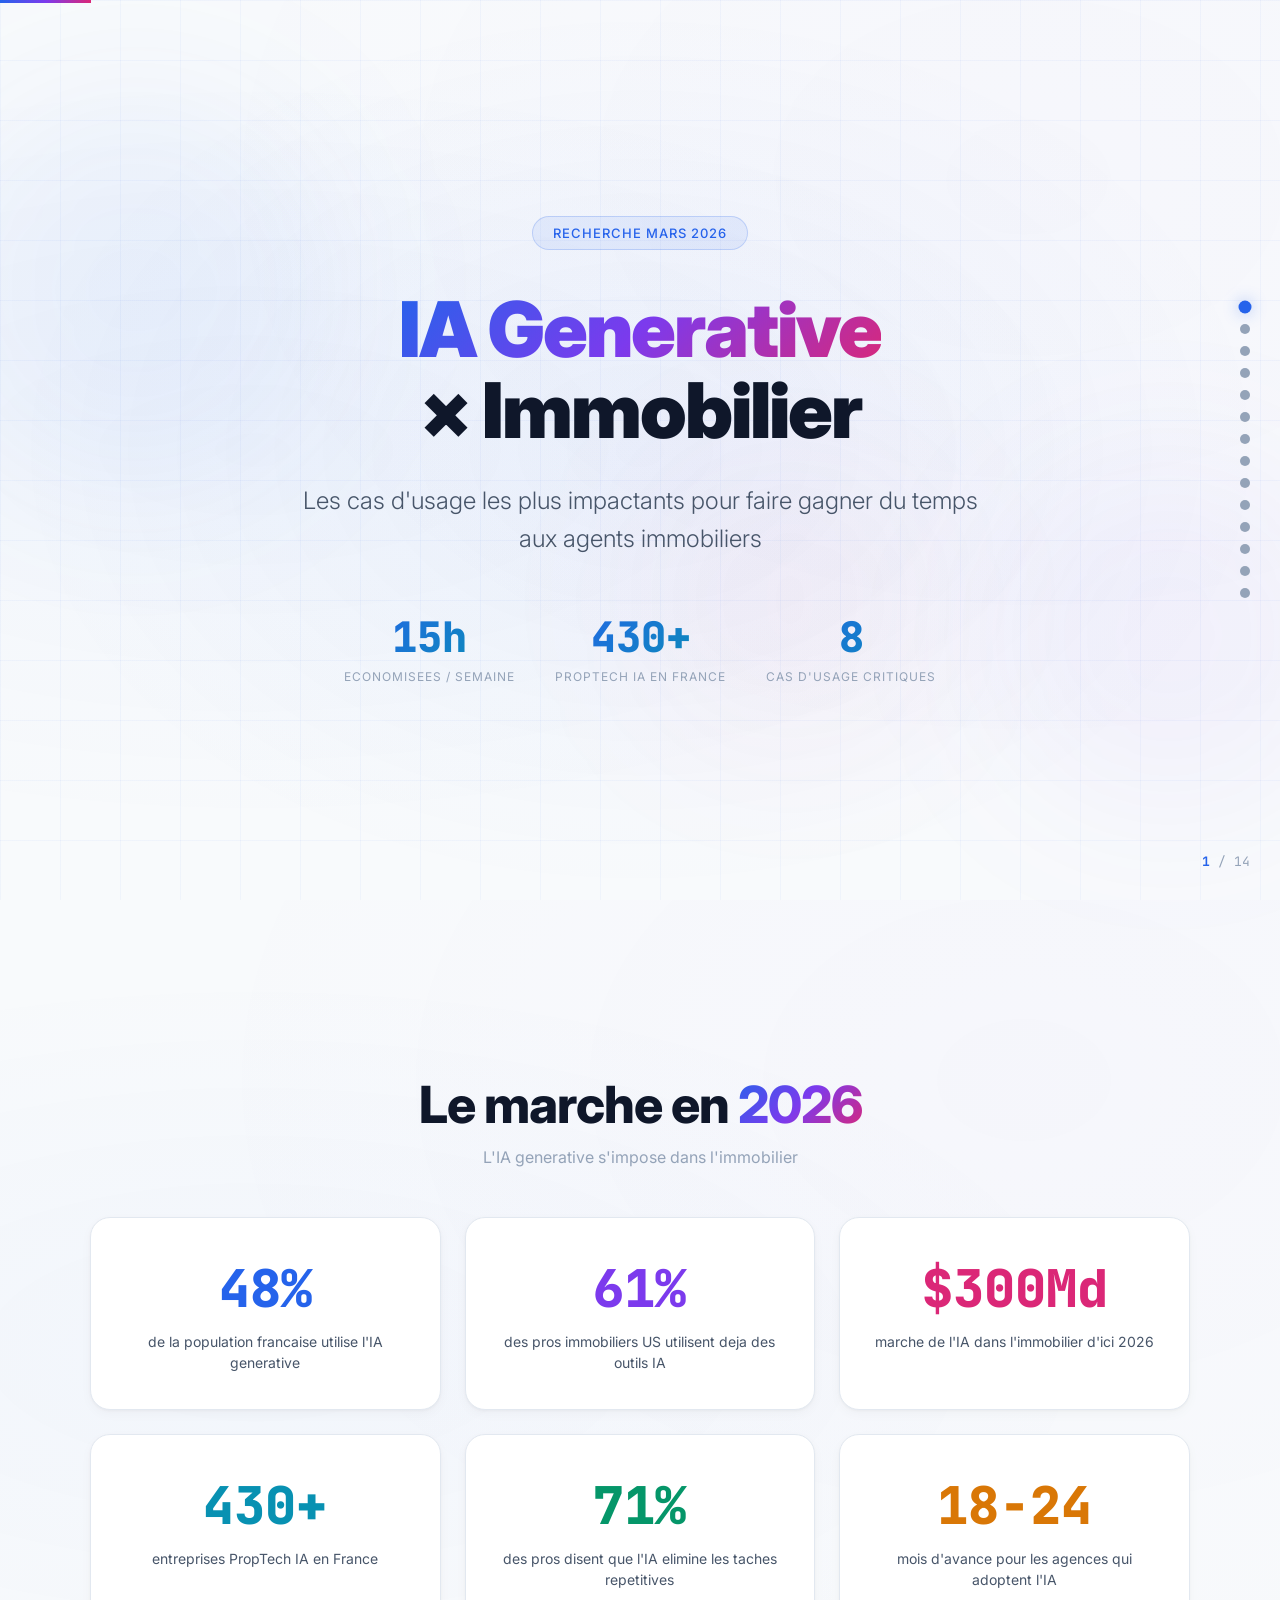
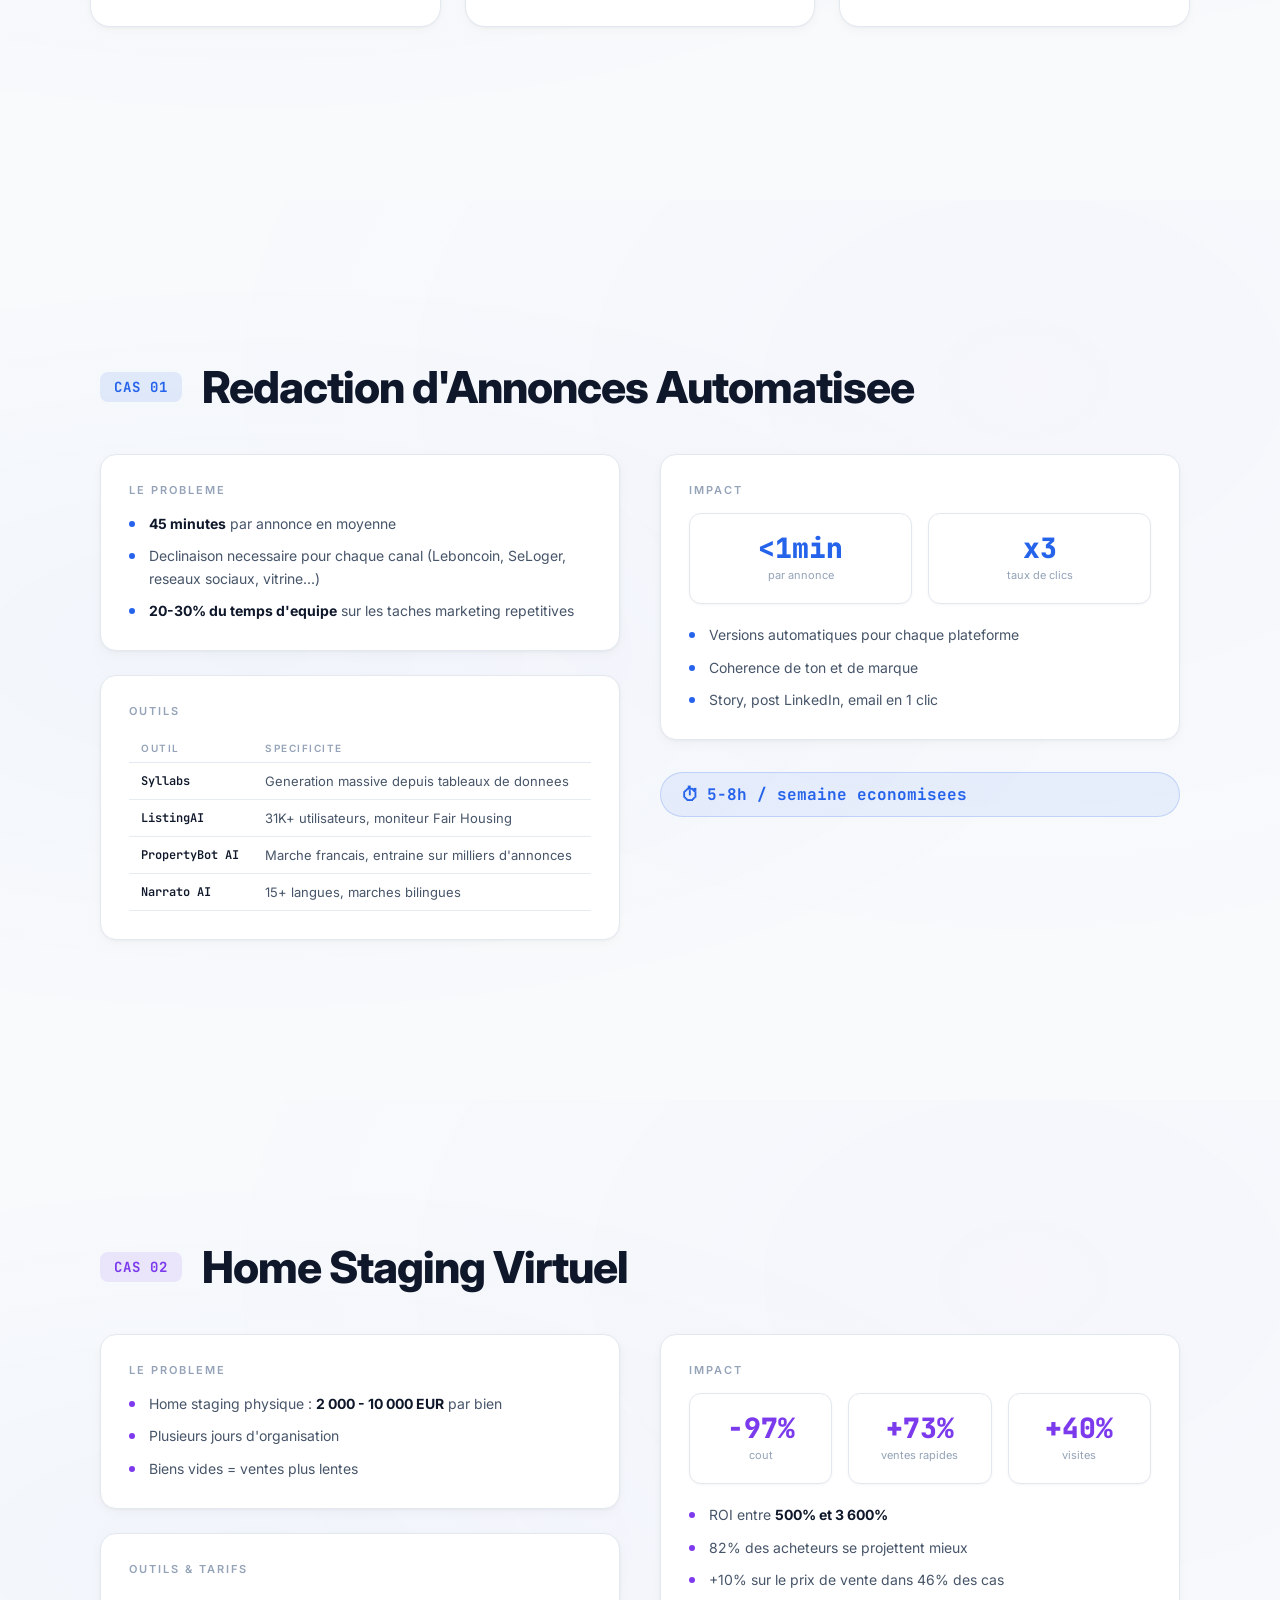
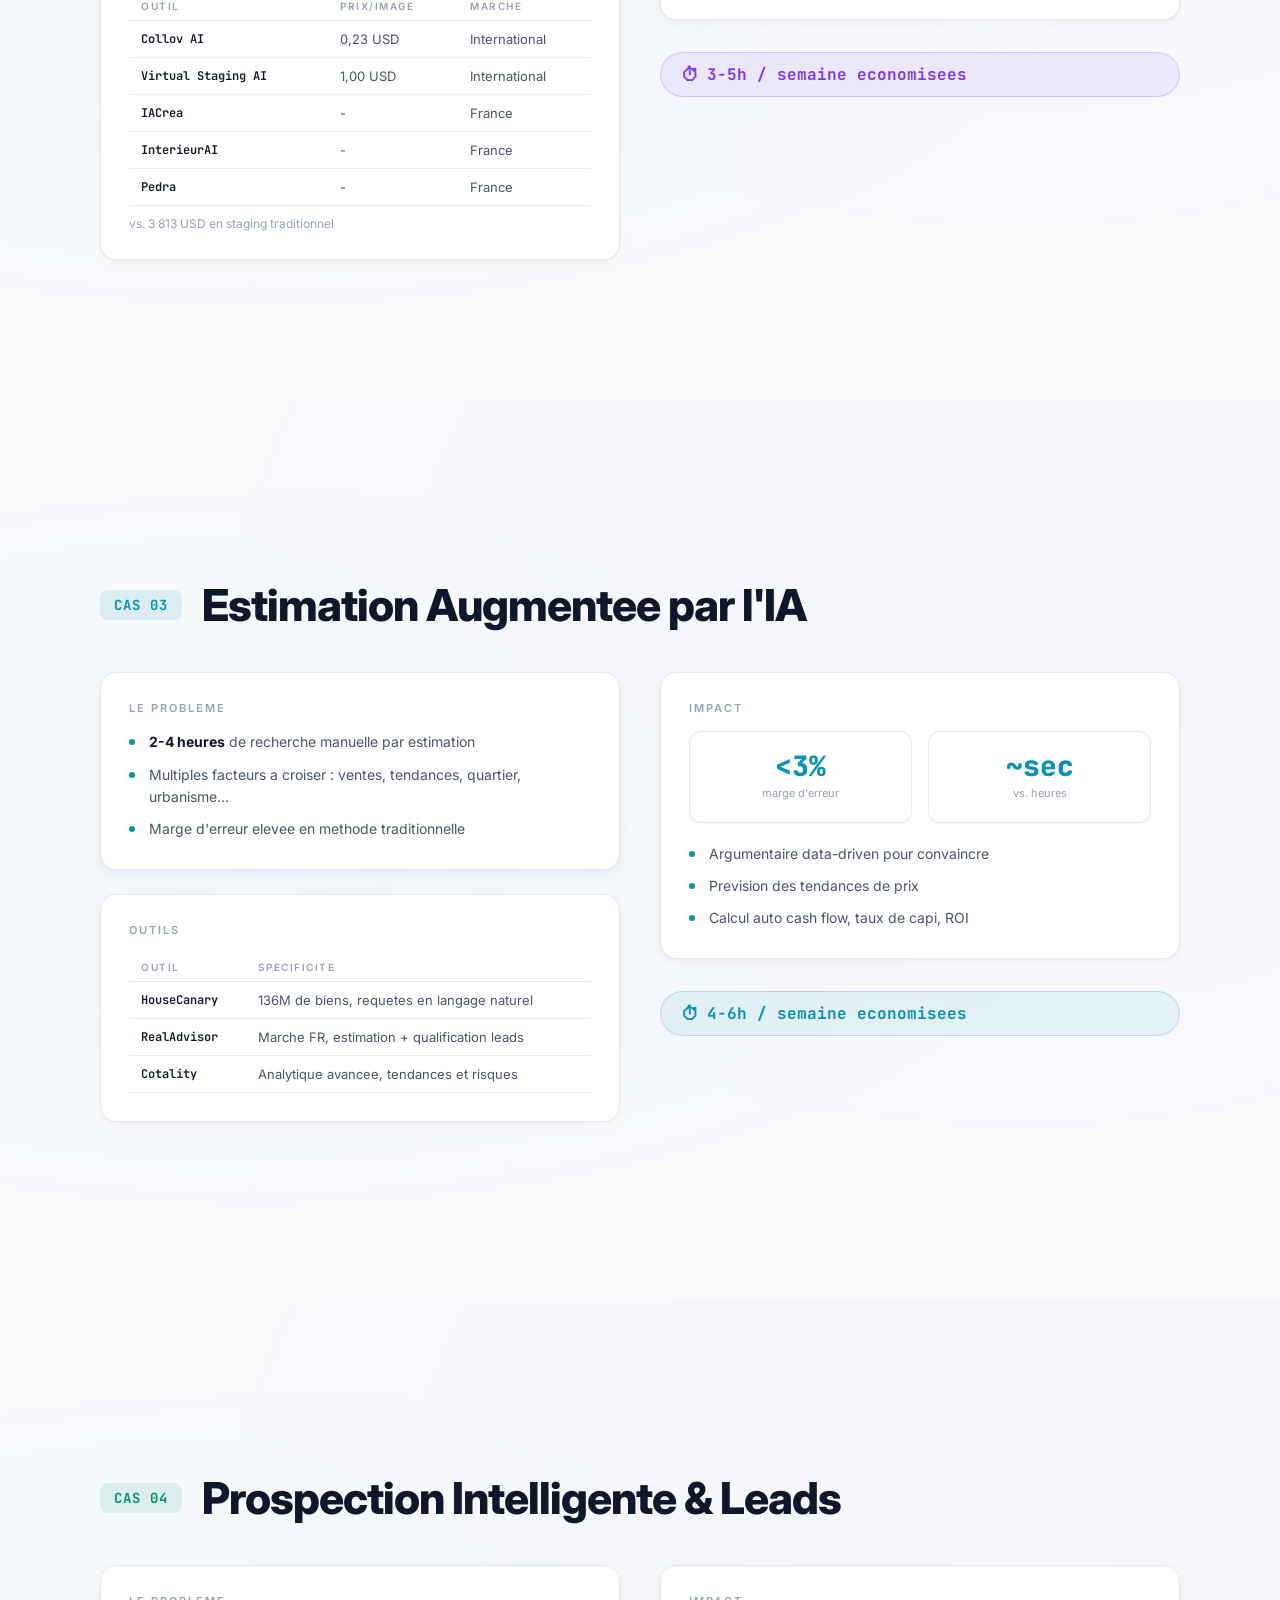
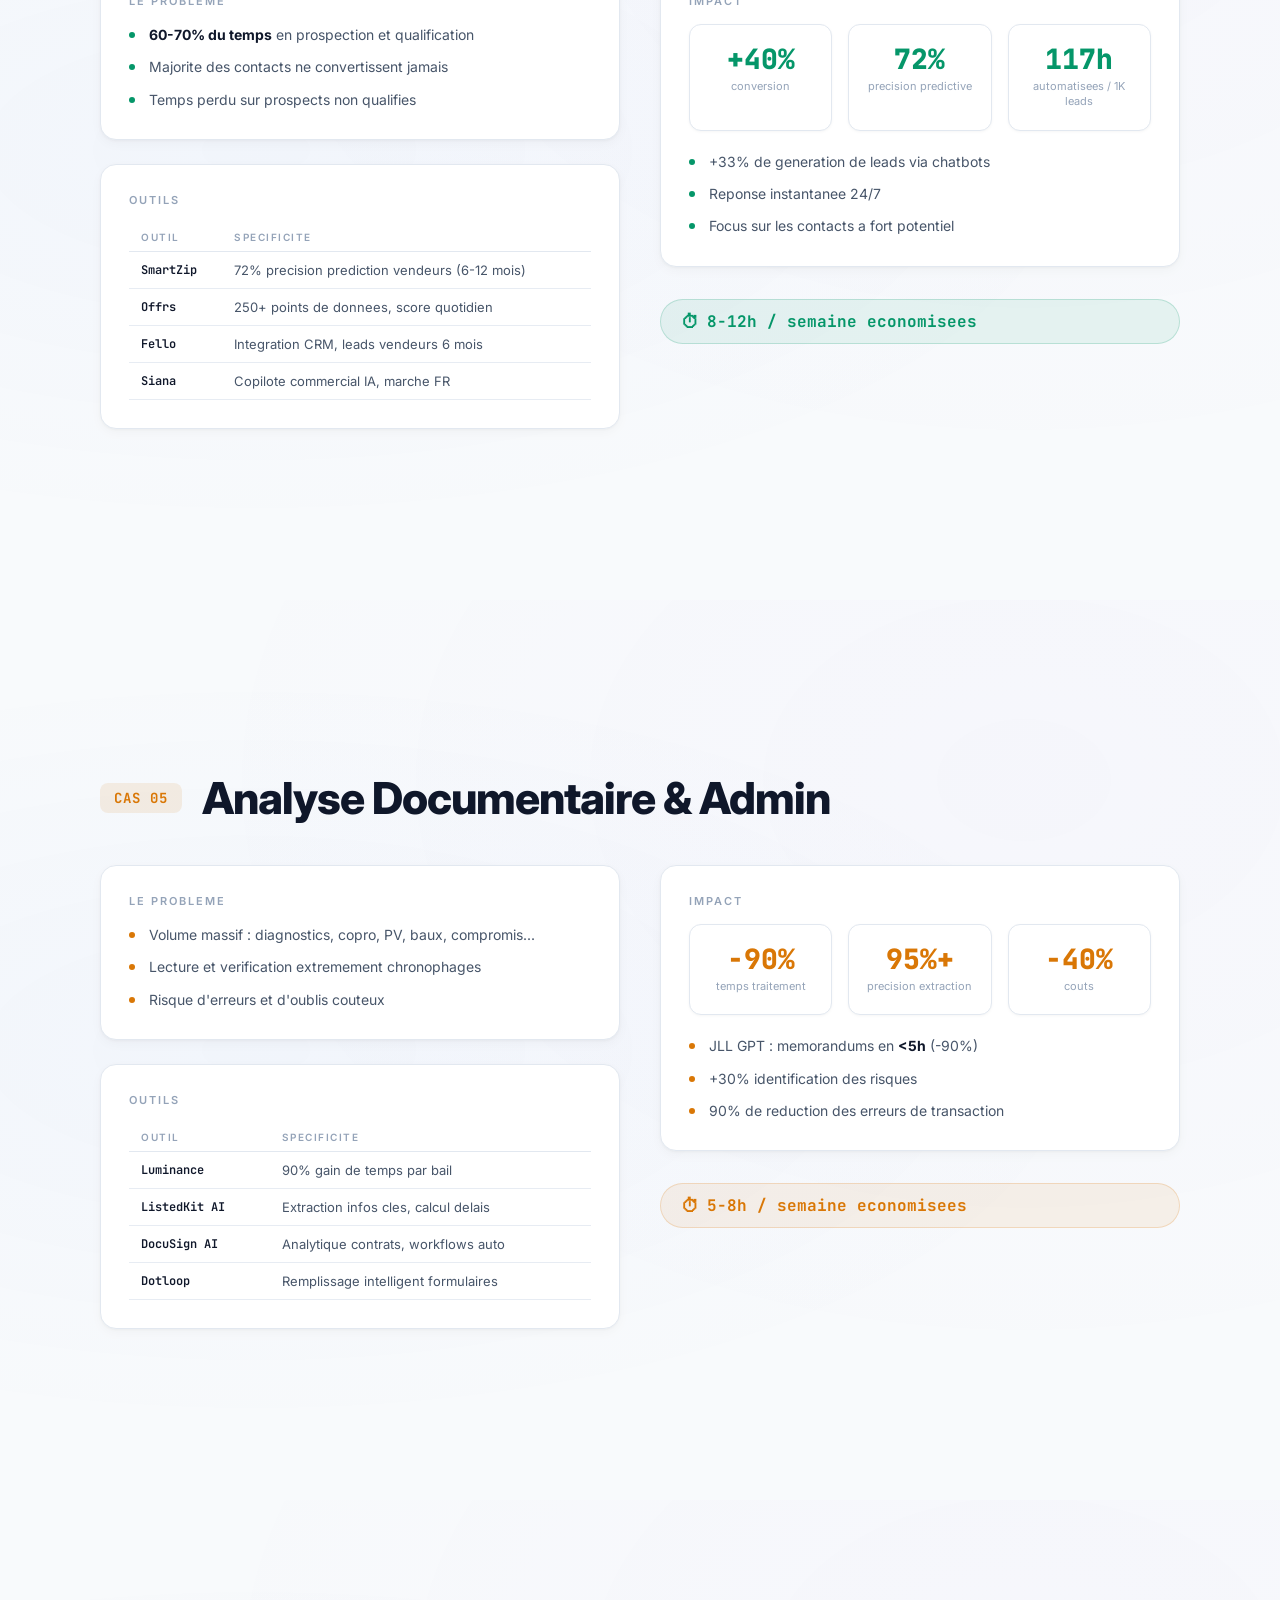
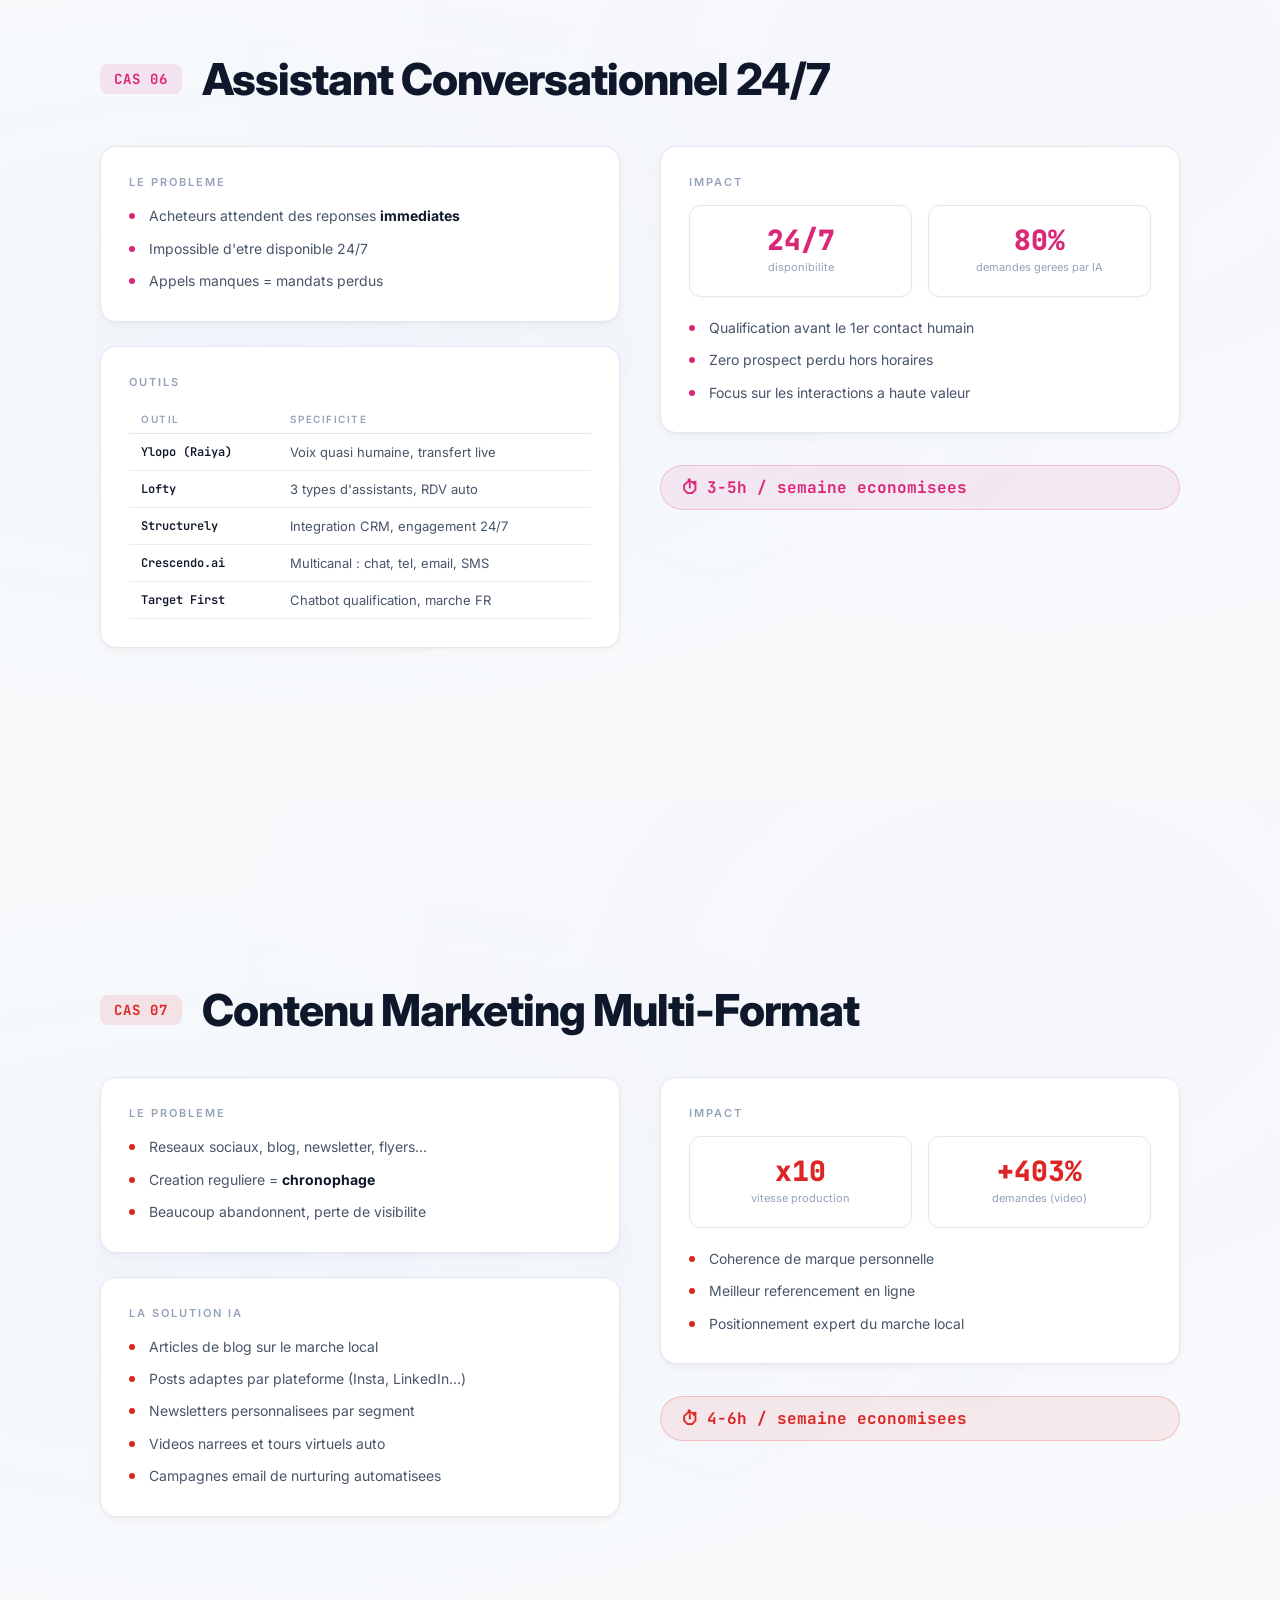
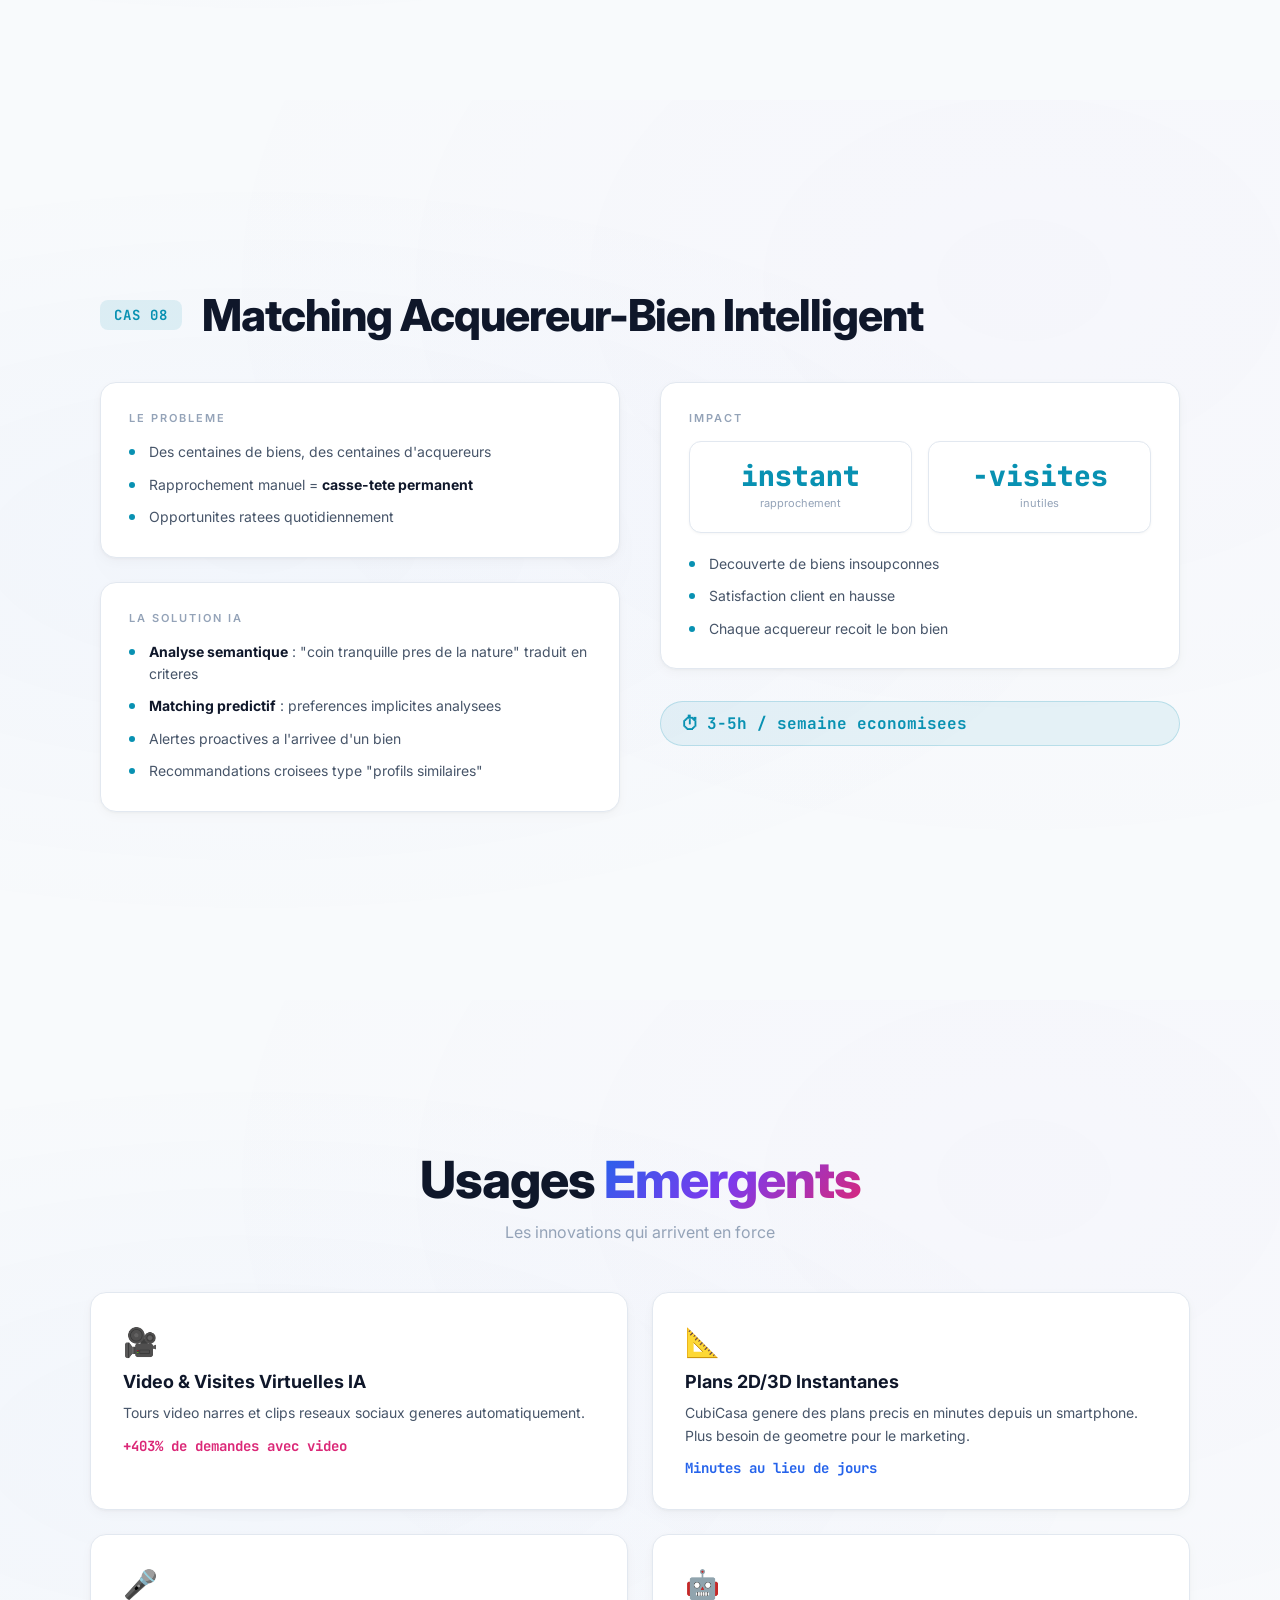
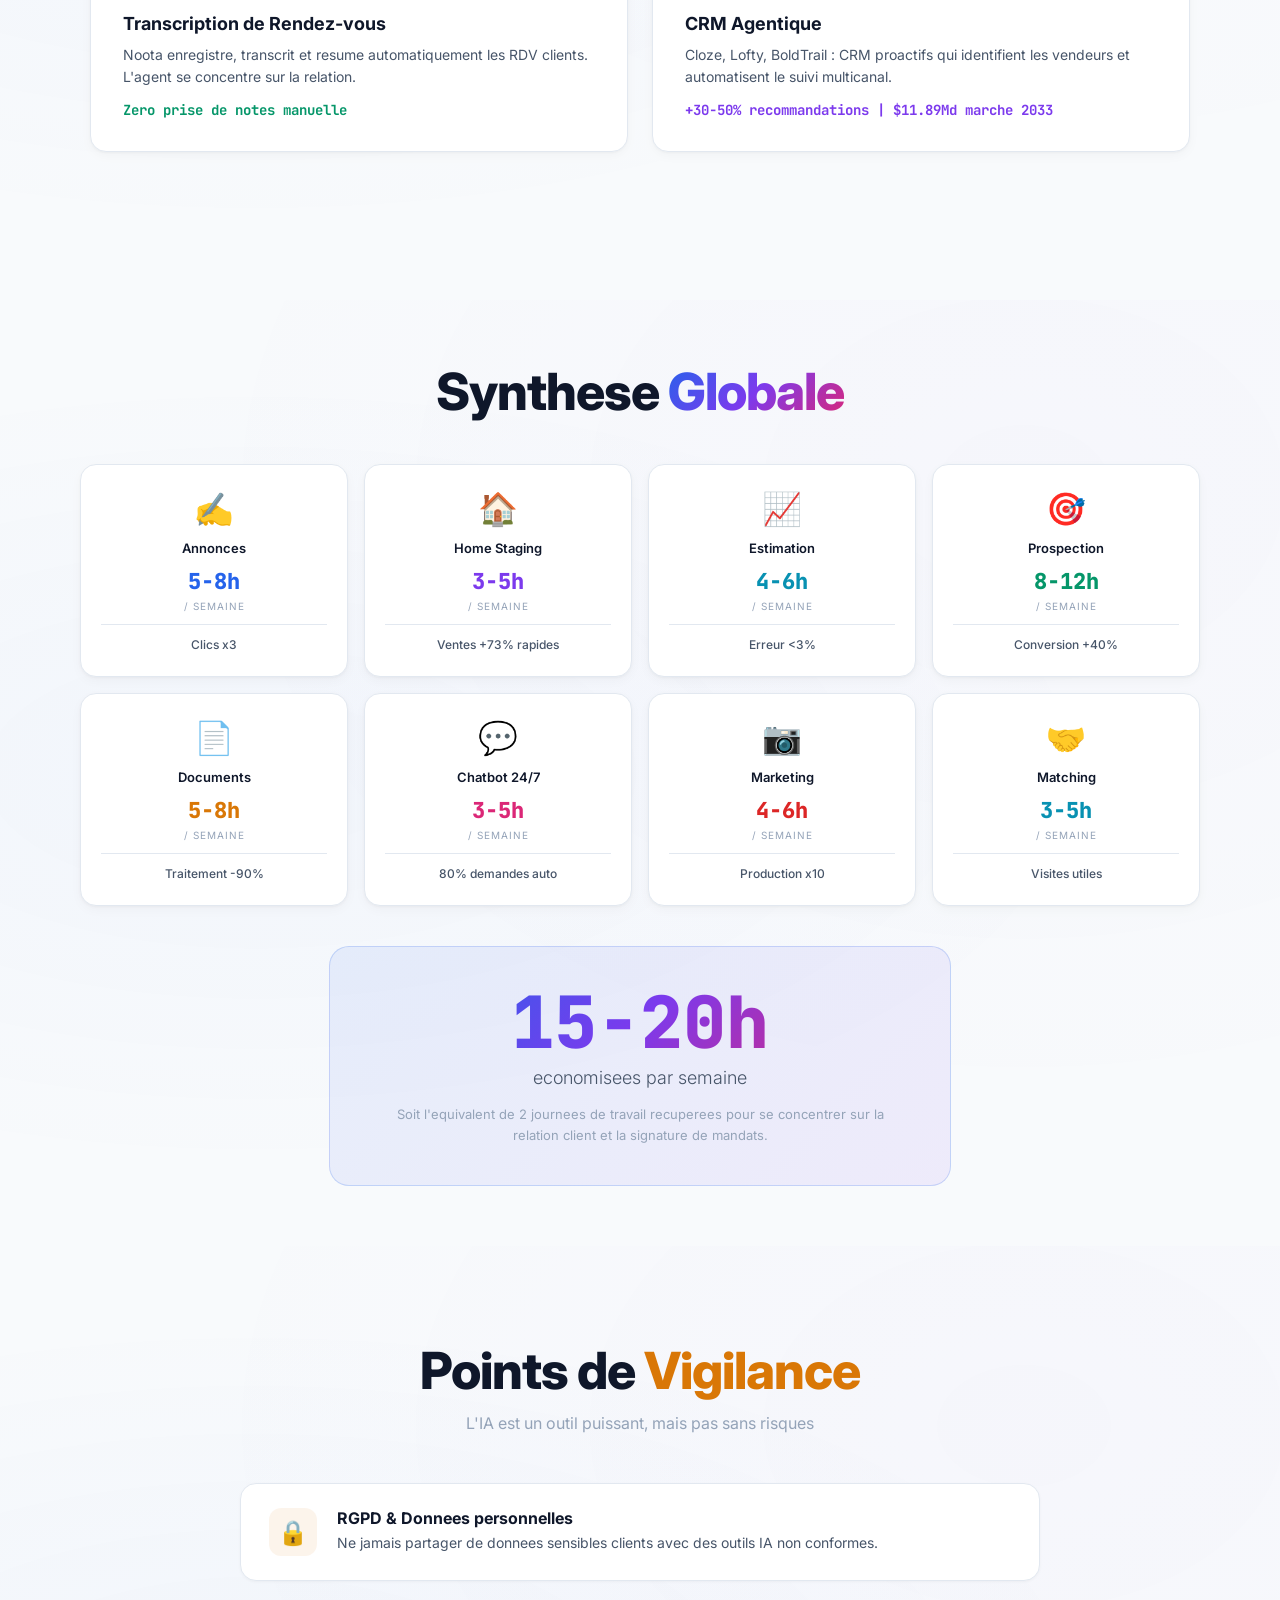
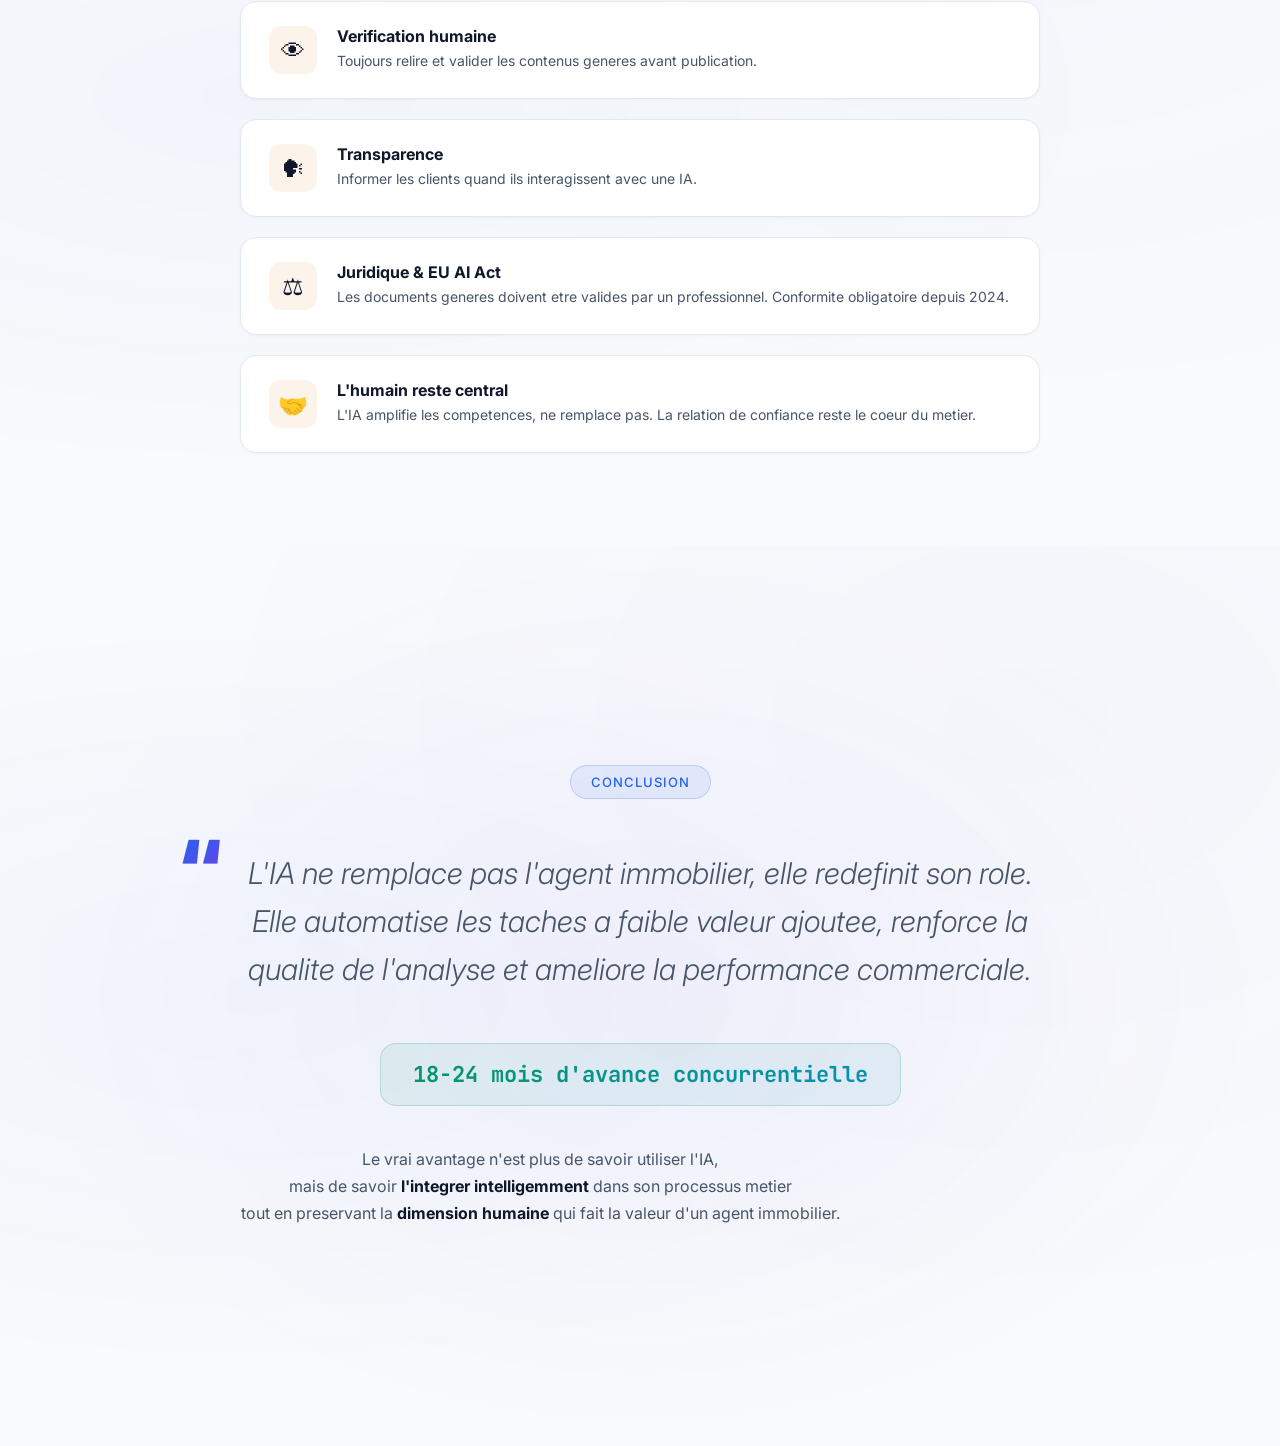
<file: index.html>
<!DOCTYPE html>
<html lang="fr">
<head>
<meta charset="UTF-8">
<meta name="viewport" content="width=device-width, initial-scale=1.0">
<title>IA Generative x Immobilier - Presentation 2026</title>
<style>
  @import url('https://fonts.googleapis.com/css2?family=Inter:wght@300;400;500;600;700;800;900&family=JetBrains+Mono:wght@400;700&display=swap');

  :root {
    --bg-dark: #f8fafc;
    --bg-card: #ffffff;
    --bg-card-hover: #f1f5f9;
    --accent-blue: #2563eb;
    --accent-purple: #7c3aed;
    --accent-pink: #db2777;
    --accent-cyan: #0891b2;
    --accent-green: #059669;
    --accent-orange: #d97706;
    --accent-red: #dc2626;
    --text-primary: #0f172a;
    --text-secondary: #475569;
    --text-muted: #94a3b8;
    --border: #e2e8f0;
    --glass: rgba(0,0,0,0.02);
  }

  * { margin: 0; padding: 0; box-sizing: border-box; }

  html {
    scroll-behavior: smooth;
    scroll-snap-type: y mandatory;
    overflow-y: scroll;
  }

  body {
    font-family: 'Inter', -apple-system, sans-serif;
    background: var(--bg-dark);
    color: var(--text-primary);
    overflow-x: hidden;
  }

  /* ===== SLIDE SYSTEM ===== */
  .slide {
    min-height: 100vh;
    scroll-snap-align: start;
    display: flex;
    flex-direction: column;
    justify-content: center;
    align-items: center;
    padding: 60px 80px;
    position: relative;
    overflow: hidden;
  }

  .slide::before {
    content: '';
    position: absolute;
    top: 0; left: 0; right: 0; bottom: 0;
    background: radial-gradient(ellipse at 20% 50%, rgba(37,99,235,0.03) 0%, transparent 60%),
                radial-gradient(ellipse at 80% 20%, rgba(124,58,237,0.02) 0%, transparent 60%);
    pointer-events: none;
  }

  /* ===== ANIMATED BACKGROUND ===== */
  .bg-grid {
    position: fixed;
    top: 0; left: 0; width: 100%; height: 100%;
    background-image:
      linear-gradient(rgba(37,99,235,0.04) 1px, transparent 1px),
      linear-gradient(90deg, rgba(37,99,235,0.04) 1px, transparent 1px);
    background-size: 60px 60px;
    pointer-events: none;
    z-index: 0;
  }

  .floating-orb {
    position: fixed;
    border-radius: 50%;
    filter: blur(80px);
    pointer-events: none;
    z-index: 0;
    animation: float 20s infinite ease-in-out;
  }

  .orb-1 { width: 400px; height: 400px; background: rgba(37,99,235,0.06); top: 10%; left: -5%; animation-delay: 0s; }
  .orb-2 { width: 350px; height: 350px; background: rgba(124,58,237,0.05); bottom: 10%; right: -5%; animation-delay: -7s; }
  .orb-3 { width: 300px; height: 300px; background: rgba(219,39,119,0.04); top: 50%; left: 50%; animation-delay: -14s; }

  @keyframes float {
    0%, 100% { transform: translate(0, 0) scale(1); }
    33% { transform: translate(30px, -30px) scale(1.05); }
    66% { transform: translate(-20px, 20px) scale(0.95); }
  }

  /* ===== NAVIGATION ===== */
  .nav-dots {
    position: fixed;
    right: 30px;
    top: 50%;
    transform: translateY(-50%);
    z-index: 100;
    display: flex;
    flex-direction: column;
    gap: 12px;
  }

  .nav-dot {
    width: 10px;
    height: 10px;
    border-radius: 50%;
    background: var(--text-muted);
    cursor: pointer;
    transition: all 0.3s;
    border: none;
    position: relative;
  }

  .nav-dot:hover, .nav-dot.active {
    background: var(--accent-blue);
    box-shadow: 0 0 12px rgba(37,99,235,0.4);
    transform: scale(1.3);
  }

  .nav-dot::after {
    content: attr(data-label);
    position: absolute;
    right: 20px;
    top: 50%;
    transform: translateY(-50%);
    white-space: nowrap;
    font-size: 11px;
    color: var(--text-secondary);
    opacity: 0;
    transition: opacity 0.3s;
    pointer-events: none;
    background: var(--bg-card);
    padding: 4px 10px;
    border-radius: 6px;
    border: 1px solid var(--border);
  }

  .nav-dot:hover::after { opacity: 1; }

  /* ===== SLIDE 0: TITLE ===== */
  .title-slide {
    text-align: center;
    background: radial-gradient(ellipse at center, rgba(37,99,235,0.05) 0%, transparent 70%);
  }

  .title-badge {
    display: inline-flex;
    align-items: center;
    gap: 8px;
    padding: 8px 20px;
    background: rgba(37,99,235,0.08);
    border: 1px solid rgba(37,99,235,0.2);
    border-radius: 100px;
    font-size: 13px;
    font-weight: 500;
    color: var(--accent-blue);
    letter-spacing: 1px;
    text-transform: uppercase;
    margin-bottom: 40px;
    animation: fadeInDown 0.8s ease-out;
  }

  .title-main {
    font-size: clamp(48px, 6vw, 90px);
    font-weight: 900;
    line-height: 1.05;
    letter-spacing: -2px;
    margin-bottom: 30px;
    animation: fadeInUp 1s ease-out 0.2s both;
  }

  .title-gradient {
    background: linear-gradient(135deg, var(--accent-blue), var(--accent-purple), var(--accent-pink));
    -webkit-background-clip: text;
    -webkit-text-fill-color: transparent;
    background-clip: text;
  }

  .title-sub {
    font-size: clamp(18px, 2vw, 24px);
    color: var(--text-secondary);
    font-weight: 300;
    max-width: 700px;
    margin: 0 auto 50px;
    line-height: 1.6;
    animation: fadeInUp 1s ease-out 0.4s both;
  }

  .title-stats {
    display: flex;
    gap: 40px;
    justify-content: center;
    flex-wrap: wrap;
    animation: fadeInUp 1s ease-out 0.6s both;
  }

  .title-stat {
    text-align: center;
  }

  .title-stat-number {
    font-size: 42px;
    font-weight: 800;
    font-family: 'JetBrains Mono', monospace;
    background: linear-gradient(135deg, var(--accent-blue), var(--accent-cyan));
    -webkit-background-clip: text;
    -webkit-text-fill-color: transparent;
  }

  .title-stat-label {
    font-size: 12px;
    color: var(--text-muted);
    text-transform: uppercase;
    letter-spacing: 1px;
    margin-top: 4px;
  }

  /* ===== SLIDE: CONTEXT ===== */
  .context-grid {
    display: grid;
    grid-template-columns: repeat(3, 1fr);
    gap: 24px;
    max-width: 1100px;
    width: 100%;
  }

  .context-card {
    background: var(--bg-card);
    border: 1px solid var(--border);
    border-radius: 20px;
    padding: 36px 28px;
    text-align: center;
    transition: all 0.4s cubic-bezier(0.4, 0, 0.2, 1);
    position: relative;
    overflow: hidden;
    box-shadow: 0 1px 3px rgba(0,0,0,0.04), 0 4px 12px rgba(0,0,0,0.03);
  }

  .context-card::before {
    content: '';
    position: absolute;
    top: 0; left: 0; right: 0;
    height: 3px;
    background: linear-gradient(90deg, var(--accent-blue), var(--accent-purple));
    opacity: 0;
    transition: opacity 0.3s;
    border-radius: 20px 20px 0 0;
  }

  .context-card:hover {
    transform: translateY(-4px);
    border-color: rgba(37,99,235,0.2);
    background: var(--bg-card-hover);
  }

  .context-card:hover::before { opacity: 1; }

  .context-number {
    font-size: 52px;
    font-weight: 900;
    font-family: 'JetBrains Mono', monospace;
    margin-bottom: 8px;
  }

  .context-label {
    font-size: 14px;
    color: var(--text-secondary);
    line-height: 1.5;
  }

  /* ===== CASE STUDY SLIDES ===== */
  .case-slide {
    align-items: flex-start;
    padding: 60px 100px;
  }

  .case-header {
    display: flex;
    align-items: center;
    gap: 20px;
    margin-bottom: 40px;
    width: 100%;
    max-width: 1200px;
  }

  .case-number {
    font-size: 14px;
    font-weight: 700;
    font-family: 'JetBrains Mono', monospace;
    padding: 6px 14px;
    border-radius: 8px;
    letter-spacing: 1px;
  }

  .case-title {
    font-size: clamp(28px, 3.5vw, 44px);
    font-weight: 800;
    letter-spacing: -1px;
  }

  .case-body {
    display: grid;
    grid-template-columns: 1fr 1fr;
    gap: 40px;
    width: 100%;
    max-width: 1200px;
  }

  .case-left, .case-right {
    display: flex;
    flex-direction: column;
    gap: 24px;
  }

  .case-section {
    background: var(--bg-card);
    border: 1px solid var(--border);
    border-radius: 16px;
    padding: 28px;
    box-shadow: 0 1px 3px rgba(0,0,0,0.04), 0 4px 12px rgba(0,0,0,0.03);
  }

  .case-section-title {
    font-size: 11px;
    text-transform: uppercase;
    letter-spacing: 2px;
    color: var(--text-muted);
    margin-bottom: 16px;
    font-weight: 600;
  }

  .case-section ul {
    list-style: none;
    display: flex;
    flex-direction: column;
    gap: 10px;
  }

  .case-section li {
    font-size: 14px;
    color: var(--text-secondary);
    line-height: 1.6;
    padding-left: 20px;
    position: relative;
  }

  .case-section li::before {
    content: '';
    position: absolute;
    left: 0;
    top: 8px;
    width: 6px;
    height: 6px;
    border-radius: 50%;
    background: var(--accent-blue);
  }

  .case-highlight {
    font-weight: 700;
    color: var(--text-primary);
  }

  /* ===== TOOLS TABLE ===== */
  .tools-table {
    width: 100%;
    border-collapse: collapse;
  }

  .tools-table th {
    font-size: 10px;
    text-transform: uppercase;
    letter-spacing: 1.5px;
    color: var(--text-muted);
    padding: 8px 12px;
    text-align: left;
    border-bottom: 1px solid var(--border);
    font-weight: 600;
  }

  .tools-table td {
    padding: 10px 12px;
    font-size: 13px;
    color: var(--text-secondary);
    border-bottom: 1px solid rgba(226,232,240,0.8);
  }

  .tools-table td:first-child {
    font-weight: 600;
    color: var(--text-primary);
    font-family: 'JetBrains Mono', monospace;
    font-size: 12px;
  }

  .tools-table tr:hover td {
    background: rgba(37,99,235,0.04);
  }

  /* ===== METRIC BOXES ===== */
  .metrics-row {
    display: flex;
    gap: 16px;
    flex-wrap: wrap;
  }

  .metric-box {
    flex: 1;
    min-width: 100px;
    background: var(--bg-card);
    border: 1px solid var(--border);
    border-radius: 12px;
    padding: 20px 16px;
    text-align: center;
    transition: all 0.3s;
    box-shadow: 0 1px 3px rgba(0,0,0,0.04);
  }

  .metric-box:hover {
    border-color: rgba(37,99,235,0.2);
    transform: translateY(-2px);
  }

  .metric-value {
    font-size: 28px;
    font-weight: 800;
    font-family: 'JetBrains Mono', monospace;
    line-height: 1;
    margin-bottom: 6px;
  }

  .metric-label {
    font-size: 11px;
    color: var(--text-muted);
    line-height: 1.4;
  }

  /* ===== TIME BADGE ===== */
  .time-badge {
    display: inline-flex;
    align-items: center;
    gap: 8px;
    padding: 10px 20px;
    border-radius: 100px;
    font-family: 'JetBrains Mono', monospace;
    font-size: 16px;
    font-weight: 700;
    margin-top: 8px;
  }

  .time-badge .clock {
    font-size: 18px;
  }

  /* ===== SYNTHESIS SLIDE ===== */
  .synthesis-grid {
    display: grid;
    grid-template-columns: repeat(4, 1fr);
    gap: 16px;
    max-width: 1200px;
    width: 100%;
    margin-top: 30px;
  }

  .synthesis-card {
    background: var(--bg-card);
    border: 1px solid var(--border);
    border-radius: 16px;
    padding: 24px 20px;
    text-align: center;
    transition: all 0.4s;
    position: relative;
    overflow: hidden;
    box-shadow: 0 1px 3px rgba(0,0,0,0.04), 0 4px 12px rgba(0,0,0,0.03);
  }

  .synthesis-card:hover {
    transform: translateY(-6px) scale(1.02);
    border-color: rgba(37,99,235,0.3);
  }

  .synthesis-card::after {
    content: '';
    position: absolute;
    bottom: 0; left: 0; right: 0;
    height: 3px;
  }

  .synthesis-icon {
    font-size: 32px;
    margin-bottom: 12px;
  }

  .synthesis-name {
    font-size: 13px;
    font-weight: 600;
    margin-bottom: 10px;
    line-height: 1.3;
  }

  .synthesis-time {
    font-family: 'JetBrains Mono', monospace;
    font-size: 22px;
    font-weight: 800;
    margin-bottom: 4px;
  }

  .synthesis-time-label {
    font-size: 10px;
    color: var(--text-muted);
    text-transform: uppercase;
    letter-spacing: 1px;
  }

  .synthesis-impact {
    margin-top: 12px;
    padding-top: 12px;
    border-top: 1px solid var(--border);
    font-size: 12px;
    color: var(--text-secondary);
    font-weight: 500;
  }

  /* ===== TOTAL BOX ===== */
  .total-box {
    margin-top: 40px;
    background: linear-gradient(135deg, rgba(37,99,235,0.08), rgba(124,58,237,0.08));
    border: 1px solid rgba(37,99,235,0.2);
    border-radius: 20px;
    padding: 40px 60px;
    text-align: center;
    max-width: 700px;
  }

  .total-number {
    font-size: 72px;
    font-weight: 900;
    font-family: 'JetBrains Mono', monospace;
    background: linear-gradient(135deg, var(--accent-blue), var(--accent-purple), var(--accent-pink));
    -webkit-background-clip: text;
    -webkit-text-fill-color: transparent;
    line-height: 1;
  }

  .total-label {
    font-size: 18px;
    color: var(--text-secondary);
    margin-top: 8px;
    font-weight: 300;
  }

  .total-note {
    font-size: 13px;
    color: var(--text-muted);
    margin-top: 16px;
    line-height: 1.6;
    max-width: 500px;
    margin-left: auto;
    margin-right: auto;
  }

  /* ===== BONUS SLIDE ===== */
  .bonus-grid {
    display: grid;
    grid-template-columns: repeat(2, 1fr);
    gap: 24px;
    max-width: 1100px;
    width: 100%;
  }

  .bonus-card {
    background: var(--bg-card);
    border: 1px solid var(--border);
    border-radius: 16px;
    padding: 32px;
    transition: all 0.3s;
    box-shadow: 0 1px 3px rgba(0,0,0,0.04), 0 4px 12px rgba(0,0,0,0.03);
  }

  .bonus-card:hover {
    border-color: rgba(124,58,237,0.2);
    transform: translateY(-3px);
  }

  .bonus-card-icon {
    font-size: 28px;
    margin-bottom: 12px;
  }

  .bonus-card-title {
    font-size: 18px;
    font-weight: 700;
    margin-bottom: 10px;
  }

  .bonus-card-desc {
    font-size: 14px;
    color: var(--text-secondary);
    line-height: 1.6;
  }

  .bonus-card-stat {
    margin-top: 12px;
    font-family: 'JetBrains Mono', monospace;
    font-weight: 700;
    font-size: 14px;
  }

  /* ===== VIGILANCE SLIDE ===== */
  .vigilance-list {
    display: flex;
    flex-direction: column;
    gap: 20px;
    max-width: 800px;
    width: 100%;
  }

  .vigilance-item {
    display: flex;
    gap: 20px;
    align-items: flex-start;
    background: var(--bg-card);
    border: 1px solid var(--border);
    border-radius: 16px;
    padding: 24px 28px;
    transition: all 0.3s;
    box-shadow: 0 1px 3px rgba(0,0,0,0.04);
  }

  .vigilance-item:hover {
    border-color: rgba(217,119,6,0.2);
    transform: translateX(4px);
  }

  .vigilance-icon {
    font-size: 24px;
    flex-shrink: 0;
    width: 48px;
    height: 48px;
    display: flex;
    align-items: center;
    justify-content: center;
    background: rgba(217,119,6,0.08);
    border-radius: 12px;
  }

  .vigilance-title {
    font-weight: 700;
    font-size: 16px;
    margin-bottom: 4px;
  }

  .vigilance-desc {
    font-size: 14px;
    color: var(--text-secondary);
    line-height: 1.5;
  }

  /* ===== CONCLUSION SLIDE ===== */
  .conclusion-slide {
    text-align: center;
    background: radial-gradient(ellipse at center, rgba(124,58,237,0.04) 0%, transparent 70%);
  }

  .conclusion-quote {
    font-size: clamp(20px, 2.5vw, 30px);
    font-weight: 300;
    font-style: italic;
    color: var(--text-secondary);
    max-width: 900px;
    line-height: 1.6;
    margin-bottom: 50px;
    position: relative;
    padding: 0 40px;
  }

  .conclusion-quote::before {
    content: '\201C';
    position: absolute;
    left: -10px;
    top: -20px;
    font-size: 80px;
    font-style: normal;
    background: linear-gradient(135deg, var(--accent-blue), var(--accent-purple));
    -webkit-background-clip: text;
    -webkit-text-fill-color: transparent;
    font-weight: 900;
    line-height: 1;
  }

  .conclusion-advantage {
    display: inline-flex;
    align-items: center;
    gap: 12px;
    padding: 16px 32px;
    background: linear-gradient(135deg, rgba(5,150,105,0.08), rgba(8,145,178,0.08));
    border: 1px solid rgba(5,150,105,0.2);
    border-radius: 16px;
    margin-bottom: 40px;
  }

  .conclusion-advantage-text {
    font-size: 22px;
    font-weight: 700;
    font-family: 'JetBrains Mono', monospace;
    background: linear-gradient(135deg, var(--accent-green), var(--accent-cyan));
    -webkit-background-clip: text;
    -webkit-text-fill-color: transparent;
  }

  .conclusion-final {
    font-size: 16px;
    color: var(--text-secondary);
    max-width: 700px;
    line-height: 1.7;
  }

  /* ===== SLIDE TITLE COMPONENT ===== */
  .slide-title {
    font-size: clamp(32px, 4vw, 52px);
    font-weight: 800;
    letter-spacing: -1px;
    margin-bottom: 12px;
    text-align: center;
  }

  .slide-subtitle {
    font-size: 16px;
    color: var(--text-muted);
    text-align: center;
    margin-bottom: 50px;
    font-weight: 400;
  }

  /* ===== COLOR THEMES PER CASE ===== */
  .theme-blue .case-number { background: rgba(37,99,235,0.1); color: var(--accent-blue); }
  .theme-blue .metric-value { color: var(--accent-blue); }
  .theme-blue .time-badge { background: rgba(37,99,235,0.08); border: 1px solid rgba(37,99,235,0.2); color: var(--accent-blue); }
  .theme-blue .case-section li::before { background: var(--accent-blue); }

  .theme-purple .case-number { background: rgba(124,58,237,0.1); color: var(--accent-purple); }
  .theme-purple .metric-value { color: var(--accent-purple); }
  .theme-purple .time-badge { background: rgba(124,58,237,0.08); border: 1px solid rgba(124,58,237,0.2); color: var(--accent-purple); }
  .theme-purple .case-section li::before { background: var(--accent-purple); }

  .theme-pink .case-number { background: rgba(219,39,119,0.1); color: var(--accent-pink); }
  .theme-pink .metric-value { color: var(--accent-pink); }
  .theme-pink .time-badge { background: rgba(219,39,119,0.08); border: 1px solid rgba(219,39,119,0.2); color: var(--accent-pink); }
  .theme-pink .case-section li::before { background: var(--accent-pink); }

  .theme-cyan .case-number { background: rgba(8,145,178,0.1); color: var(--accent-cyan); }
  .theme-cyan .metric-value { color: var(--accent-cyan); }
  .theme-cyan .time-badge { background: rgba(8,145,178,0.08); border: 1px solid rgba(8,145,178,0.2); color: var(--accent-cyan); }
  .theme-cyan .case-section li::before { background: var(--accent-cyan); }

  .theme-green .case-number { background: rgba(5,150,105,0.1); color: var(--accent-green); }
  .theme-green .metric-value { color: var(--accent-green); }
  .theme-green .time-badge { background: rgba(5,150,105,0.08); border: 1px solid rgba(5,150,105,0.2); color: var(--accent-green); }
  .theme-green .case-section li::before { background: var(--accent-green); }

  .theme-orange .case-number { background: rgba(217,119,6,0.1); color: var(--accent-orange); }
  .theme-orange .metric-value { color: var(--accent-orange); }
  .theme-orange .time-badge { background: rgba(217,119,6,0.08); border: 1px solid rgba(217,119,6,0.2); color: var(--accent-orange); }
  .theme-orange .case-section li::before { background: var(--accent-orange); }

  .theme-red .case-number { background: rgba(220,38,38,0.1); color: var(--accent-red); }
  .theme-red .metric-value { color: var(--accent-red); }
  .theme-red .time-badge { background: rgba(220,38,38,0.08); border: 1px solid rgba(220,38,38,0.2); color: var(--accent-red); }
  .theme-red .case-section li::before { background: var(--accent-red); }

  /* ===== ANIMATIONS ===== */
  @keyframes fadeInUp {
    from { opacity: 0; transform: translateY(30px); }
    to { opacity: 1; transform: translateY(0); }
  }

  @keyframes fadeInDown {
    from { opacity: 0; transform: translateY(-20px); }
    to { opacity: 1; transform: translateY(0); }
  }

  .animate-in {
    opacity: 0;
    transform: translateY(30px);
    transition: all 0.7s cubic-bezier(0.4, 0, 0.2, 1);
  }

  .animate-in.visible {
    opacity: 1;
    transform: translateY(0);
  }

  /* ===== KEYBOARD HINT ===== */
  .keyboard-hint {
    position: fixed;
    bottom: 30px;
    left: 50%;
    transform: translateX(-50%);
    display: flex;
    align-items: center;
    gap: 8px;
    font-size: 12px;
    color: var(--text-muted);
    z-index: 100;
    transition: opacity 0.5s;
  }

  .keyboard-hint kbd {
    background: var(--bg-card);
    border: 1px solid var(--border);
    border-radius: 4px;
    padding: 2px 8px;
    font-family: 'JetBrains Mono', monospace;
    font-size: 11px;
  }

  /* ===== SLIDE COUNTER ===== */
  .slide-counter {
    position: fixed;
    bottom: 30px;
    right: 30px;
    font-family: 'JetBrains Mono', monospace;
    font-size: 13px;
    color: var(--text-muted);
    z-index: 100;
  }

  .slide-counter .current {
    color: var(--accent-blue);
    font-weight: 700;
  }

  /* ===== PROGRESS BAR ===== */
  .progress-bar {
    position: fixed;
    top: 0;
    left: 0;
    height: 3px;
    background: linear-gradient(90deg, var(--accent-blue), var(--accent-purple), var(--accent-pink));
    z-index: 200;
    transition: width 0.3s;
  }

  /* ===== RESPONSIVE ===== */
  @media (max-width: 900px) {
    .slide { padding: 40px 24px; }
    .case-slide { padding: 40px 24px; }
    .case-body { grid-template-columns: 1fr; }
    .context-grid { grid-template-columns: 1fr; }
    .synthesis-grid { grid-template-columns: repeat(2, 1fr); }
    .bonus-grid { grid-template-columns: 1fr; }
    .nav-dots { display: none; }
    .total-box { padding: 30px; }
    .total-number { font-size: 48px; }
  }
</style>
</head>
<body>

<!-- Background Elements -->
<div class="bg-grid"></div>
<div class="floating-orb orb-1"></div>
<div class="floating-orb orb-2"></div>
<div class="floating-orb orb-3"></div>
<div class="progress-bar" id="progressBar"></div>

<!-- Navigation -->
<nav class="nav-dots" id="navDots"></nav>
<div class="slide-counter"><span class="current" id="currentSlide">1</span> / <span id="totalSlides">13</span></div>
<div class="keyboard-hint" id="keyboardHint">
  <kbd>&darr;</kbd> ou <kbd>Espace</kbd> pour naviguer
</div>

<!-- ========== SLIDE 0: TITLE ========== -->
<section class="slide title-slide" id="slide-0">
  <div class="title-badge">Recherche mars 2026</div>
  <h1 class="title-main">
    <span class="title-gradient">IA Generative</span><br>
    <span style="color: var(--text-primary)">&times; Immobilier</span>
  </h1>
  <p class="title-sub">
    Les cas d'usage les plus impactants pour faire gagner du temps aux agents immobiliers
  </p>
  <div class="title-stats">
    <div class="title-stat">
      <div class="title-stat-number">15h</div>
      <div class="title-stat-label">economisees / semaine</div>
    </div>
    <div class="title-stat">
      <div class="title-stat-number">430+</div>
      <div class="title-stat-label">PropTech IA en France</div>
    </div>
    <div class="title-stat">
      <div class="title-stat-number">8</div>
      <div class="title-stat-label">cas d'usage critiques</div>
    </div>
  </div>
</section>

<!-- ========== SLIDE 1: CONTEXTE ========== -->
<section class="slide" id="slide-1">
  <h2 class="slide-title animate-in">Le marche en <span class="title-gradient">2026</span></h2>
  <p class="slide-subtitle animate-in">L'IA generative s'impose dans l'immobilier</p>
  <div class="context-grid animate-in">
    <div class="context-card">
      <div class="context-number" style="color: var(--accent-blue)">48%</div>
      <div class="context-label">de la population francaise utilise l'IA generative</div>
    </div>
    <div class="context-card">
      <div class="context-number" style="color: var(--accent-purple)">61%</div>
      <div class="context-label">des pros immobiliers US utilisent deja des outils IA</div>
    </div>
    <div class="context-card">
      <div class="context-number" style="color: var(--accent-pink)">$300Md</div>
      <div class="context-label">marche de l'IA dans l'immobilier d'ici 2026</div>
    </div>
    <div class="context-card">
      <div class="context-number" style="color: var(--accent-cyan)">430+</div>
      <div class="context-label">entreprises PropTech IA en France</div>
    </div>
    <div class="context-card">
      <div class="context-number" style="color: var(--accent-green)">71%</div>
      <div class="context-label">des pros disent que l'IA elimine les taches repetitives</div>
    </div>
    <div class="context-card">
      <div class="context-number" style="color: var(--accent-orange)">18-24</div>
      <div class="context-label">mois d'avance pour les agences qui adoptent l'IA</div>
    </div>
  </div>
</section>

<!-- ========== SLIDE 2: CAS 1 ========== -->
<section class="slide case-slide theme-blue" id="slide-2">
  <div class="case-header animate-in">
    <span class="case-number">CAS 01</span>
    <h2 class="case-title">Redaction d'Annonces Automatisee</h2>
  </div>
  <div class="case-body">
    <div class="case-left animate-in">
      <div class="case-section">
        <div class="case-section-title">Le probleme</div>
        <ul>
          <li><span class="case-highlight">45 minutes</span> par annonce en moyenne</li>
          <li>Declinaison necessaire pour chaque canal (Leboncoin, SeLoger, reseaux sociaux, vitrine...)</li>
          <li><span class="case-highlight">20-30% du temps d'equipe</span> sur les taches marketing repetitives</li>
        </ul>
      </div>
      <div class="case-section">
        <div class="case-section-title">Outils</div>
        <table class="tools-table">
          <tr><th>Outil</th><th>Specificite</th></tr>
          <tr><td>Syllabs</td><td>Generation massive depuis tableaux de donnees</td></tr>
          <tr><td>ListingAI</td><td>31K+ utilisateurs, moniteur Fair Housing</td></tr>
          <tr><td>PropertyBot AI</td><td>Marche francais, entraine sur milliers d'annonces</td></tr>
          <tr><td>Narrato AI</td><td>15+ langues, marches bilingues</td></tr>
        </table>
      </div>
    </div>
    <div class="case-right animate-in">
      <div class="case-section">
        <div class="case-section-title">Impact</div>
        <div class="metrics-row">
          <div class="metric-box">
            <div class="metric-value">&lt;1min</div>
            <div class="metric-label">par annonce</div>
          </div>
          <div class="metric-box">
            <div class="metric-value">x3</div>
            <div class="metric-label">taux de clics</div>
          </div>
        </div>
        <ul style="margin-top: 20px;">
          <li>Versions automatiques pour chaque plateforme</li>
          <li>Coherence de ton et de marque</li>
          <li>Story, post LinkedIn, email en 1 clic</li>
        </ul>
      </div>
      <div class="time-badge">
        <span class="clock">&#9201;</span> 5-8h / semaine economisees
      </div>
    </div>
  </div>
</section>

<!-- ========== SLIDE 3: CAS 2 ========== -->
<section class="slide case-slide theme-purple" id="slide-3">
  <div class="case-header animate-in">
    <span class="case-number">CAS 02</span>
    <h2 class="case-title">Home Staging Virtuel</h2>
  </div>
  <div class="case-body">
    <div class="case-left animate-in">
      <div class="case-section">
        <div class="case-section-title">Le probleme</div>
        <ul>
          <li>Home staging physique : <span class="case-highlight">2 000 - 10 000 EUR</span> par bien</li>
          <li>Plusieurs jours d'organisation</li>
          <li>Biens vides = ventes plus lentes</li>
        </ul>
      </div>
      <div class="case-section">
        <div class="case-section-title">Outils & tarifs</div>
        <table class="tools-table">
          <tr><th>Outil</th><th>Prix/image</th><th>Marche</th></tr>
          <tr><td>Collov AI</td><td>0,23 USD</td><td>International</td></tr>
          <tr><td>Virtual Staging AI</td><td>1,00 USD</td><td>International</td></tr>
          <tr><td>IACrea</td><td>-</td><td>France</td></tr>
          <tr><td>InterieurAI</td><td>-</td><td>France</td></tr>
          <tr><td>Pedra</td><td>-</td><td>France</td></tr>
        </table>
        <p style="font-size:12px;color:var(--text-muted);margin-top:10px">vs. 3 813 USD en staging traditionnel</p>
      </div>
    </div>
    <div class="case-right animate-in">
      <div class="case-section">
        <div class="case-section-title">Impact</div>
        <div class="metrics-row">
          <div class="metric-box">
            <div class="metric-value">-97%</div>
            <div class="metric-label">cout</div>
          </div>
          <div class="metric-box">
            <div class="metric-value">+73%</div>
            <div class="metric-label">ventes rapides</div>
          </div>
          <div class="metric-box">
            <div class="metric-value">+40%</div>
            <div class="metric-label">visites</div>
          </div>
        </div>
        <ul style="margin-top: 20px;">
          <li>ROI entre <span class="case-highlight">500% et 3 600%</span></li>
          <li>82% des acheteurs se projettent mieux</li>
          <li>+10% sur le prix de vente dans 46% des cas</li>
        </ul>
      </div>
      <div class="time-badge">
        <span class="clock">&#9201;</span> 3-5h / semaine economisees
      </div>
    </div>
  </div>
</section>

<!-- ========== SLIDE 4: CAS 3 ========== -->
<section class="slide case-slide theme-cyan" id="slide-4">
  <div class="case-header animate-in">
    <span class="case-number">CAS 03</span>
    <h2 class="case-title">Estimation Augmentee par l'IA</h2>
  </div>
  <div class="case-body">
    <div class="case-left animate-in">
      <div class="case-section">
        <div class="case-section-title">Le probleme</div>
        <ul>
          <li><span class="case-highlight">2-4 heures</span> de recherche manuelle par estimation</li>
          <li>Multiples facteurs a croiser : ventes, tendances, quartier, urbanisme...</li>
          <li>Marge d'erreur elevee en methode traditionnelle</li>
        </ul>
      </div>
      <div class="case-section">
        <div class="case-section-title">Outils</div>
        <table class="tools-table">
          <tr><th>Outil</th><th>Specificite</th></tr>
          <tr><td>HouseCanary</td><td>136M de biens, requetes en langage naturel</td></tr>
          <tr><td>RealAdvisor</td><td>Marche FR, estimation + qualification leads</td></tr>
          <tr><td>Cotality</td><td>Analytique avancee, tendances et risques</td></tr>
        </table>
      </div>
    </div>
    <div class="case-right animate-in">
      <div class="case-section">
        <div class="case-section-title">Impact</div>
        <div class="metrics-row">
          <div class="metric-box">
            <div class="metric-value">&lt;3%</div>
            <div class="metric-label">marge d'erreur</div>
          </div>
          <div class="metric-box">
            <div class="metric-value">~sec</div>
            <div class="metric-label">vs. heures</div>
          </div>
        </div>
        <ul style="margin-top: 20px;">
          <li>Argumentaire data-driven pour convaincre</li>
          <li>Prevision des tendances de prix</li>
          <li>Calcul auto cash flow, taux de capi, ROI</li>
        </ul>
      </div>
      <div class="time-badge">
        <span class="clock">&#9201;</span> 4-6h / semaine economisees
      </div>
    </div>
  </div>
</section>

<!-- ========== SLIDE 5: CAS 4 ========== -->
<section class="slide case-slide theme-green" id="slide-5">
  <div class="case-header animate-in">
    <span class="case-number">CAS 04</span>
    <h2 class="case-title">Prospection Intelligente & Leads</h2>
  </div>
  <div class="case-body">
    <div class="case-left animate-in">
      <div class="case-section">
        <div class="case-section-title">Le probleme</div>
        <ul>
          <li><span class="case-highlight">60-70% du temps</span> en prospection et qualification</li>
          <li>Majorite des contacts ne convertissent jamais</li>
          <li>Temps perdu sur prospects non qualifies</li>
        </ul>
      </div>
      <div class="case-section">
        <div class="case-section-title">Outils</div>
        <table class="tools-table">
          <tr><th>Outil</th><th>Specificite</th></tr>
          <tr><td>SmartZip</td><td>72% precision prediction vendeurs (6-12 mois)</td></tr>
          <tr><td>Offrs</td><td>250+ points de donnees, score quotidien</td></tr>
          <tr><td>Fello</td><td>Integration CRM, leads vendeurs 6 mois</td></tr>
          <tr><td>Siana</td><td>Copilote commercial IA, marche FR</td></tr>
        </table>
      </div>
    </div>
    <div class="case-right animate-in">
      <div class="case-section">
        <div class="case-section-title">Impact</div>
        <div class="metrics-row">
          <div class="metric-box">
            <div class="metric-value">+40%</div>
            <div class="metric-label">conversion</div>
          </div>
          <div class="metric-box">
            <div class="metric-value">72%</div>
            <div class="metric-label">precision predictive</div>
          </div>
          <div class="metric-box">
            <div class="metric-value">117h</div>
            <div class="metric-label">automatisees / 1K leads</div>
          </div>
        </div>
        <ul style="margin-top: 20px;">
          <li>+33% de generation de leads via chatbots</li>
          <li>Reponse instantanee 24/7</li>
          <li>Focus sur les contacts a fort potentiel</li>
        </ul>
      </div>
      <div class="time-badge">
        <span class="clock">&#9201;</span> 8-12h / semaine economisees
      </div>
    </div>
  </div>
</section>

<!-- ========== SLIDE 6: CAS 5 ========== -->
<section class="slide case-slide theme-orange" id="slide-6">
  <div class="case-header animate-in">
    <span class="case-number">CAS 05</span>
    <h2 class="case-title">Analyse Documentaire & Admin</h2>
  </div>
  <div class="case-body">
    <div class="case-left animate-in">
      <div class="case-section">
        <div class="case-section-title">Le probleme</div>
        <ul>
          <li>Volume massif : diagnostics, copro, PV, baux, compromis...</li>
          <li>Lecture et verification extremement chronophages</li>
          <li>Risque d'erreurs et d'oublis couteux</li>
        </ul>
      </div>
      <div class="case-section">
        <div class="case-section-title">Outils</div>
        <table class="tools-table">
          <tr><th>Outil</th><th>Specificite</th></tr>
          <tr><td>Luminance</td><td>90% gain de temps par bail</td></tr>
          <tr><td>ListedKit AI</td><td>Extraction infos cles, calcul delais</td></tr>
          <tr><td>DocuSign AI</td><td>Analytique contrats, workflows auto</td></tr>
          <tr><td>Dotloop</td><td>Remplissage intelligent formulaires</td></tr>
        </table>
      </div>
    </div>
    <div class="case-right animate-in">
      <div class="case-section">
        <div class="case-section-title">Impact</div>
        <div class="metrics-row">
          <div class="metric-box">
            <div class="metric-value">-90%</div>
            <div class="metric-label">temps traitement</div>
          </div>
          <div class="metric-box">
            <div class="metric-value">95%+</div>
            <div class="metric-label">precision extraction</div>
          </div>
          <div class="metric-box">
            <div class="metric-value">-40%</div>
            <div class="metric-label">couts</div>
          </div>
        </div>
        <ul style="margin-top: 20px;">
          <li>JLL GPT : memorandums en <span class="case-highlight">&lt;5h</span> (-90%)</li>
          <li>+30% identification des risques</li>
          <li>90% de reduction des erreurs de transaction</li>
        </ul>
      </div>
      <div class="time-badge">
        <span class="clock">&#9201;</span> 5-8h / semaine economisees
      </div>
    </div>
  </div>
</section>

<!-- ========== SLIDE 7: CAS 6 ========== -->
<section class="slide case-slide theme-pink" id="slide-7">
  <div class="case-header animate-in">
    <span class="case-number">CAS 06</span>
    <h2 class="case-title">Assistant Conversationnel 24/7</h2>
  </div>
  <div class="case-body">
    <div class="case-left animate-in">
      <div class="case-section">
        <div class="case-section-title">Le probleme</div>
        <ul>
          <li>Acheteurs attendent des reponses <span class="case-highlight">immediates</span></li>
          <li>Impossible d'etre disponible 24/7</li>
          <li>Appels manques = mandats perdus</li>
        </ul>
      </div>
      <div class="case-section">
        <div class="case-section-title">Outils</div>
        <table class="tools-table">
          <tr><th>Outil</th><th>Specificite</th></tr>
          <tr><td>Ylopo (Raiya)</td><td>Voix quasi humaine, transfert live</td></tr>
          <tr><td>Lofty</td><td>3 types d'assistants, RDV auto</td></tr>
          <tr><td>Structurely</td><td>Integration CRM, engagement 24/7</td></tr>
          <tr><td>Crescendo.ai</td><td>Multicanal : chat, tel, email, SMS</td></tr>
          <tr><td>Target First</td><td>Chatbot qualification, marche FR</td></tr>
        </table>
      </div>
    </div>
    <div class="case-right animate-in">
      <div class="case-section">
        <div class="case-section-title">Impact</div>
        <div class="metrics-row">
          <div class="metric-box">
            <div class="metric-value">24/7</div>
            <div class="metric-label">disponibilite</div>
          </div>
          <div class="metric-box">
            <div class="metric-value">80%</div>
            <div class="metric-label">demandes gerees par IA</div>
          </div>
        </div>
        <ul style="margin-top: 20px;">
          <li>Qualification avant le 1er contact humain</li>
          <li>Zero prospect perdu hors horaires</li>
          <li>Focus sur les interactions a haute valeur</li>
        </ul>
      </div>
      <div class="time-badge">
        <span class="clock">&#9201;</span> 3-5h / semaine economisees
      </div>
    </div>
  </div>
</section>

<!-- ========== SLIDE 8: CAS 7 ========== -->
<section class="slide case-slide theme-red" id="slide-8">
  <div class="case-header animate-in">
    <span class="case-number">CAS 07</span>
    <h2 class="case-title">Contenu Marketing Multi-Format</h2>
  </div>
  <div class="case-body">
    <div class="case-left animate-in">
      <div class="case-section">
        <div class="case-section-title">Le probleme</div>
        <ul>
          <li>Reseaux sociaux, blog, newsletter, flyers...</li>
          <li>Creation reguliere = <span class="case-highlight">chronophage</span></li>
          <li>Beaucoup abandonnent, perte de visibilite</li>
        </ul>
      </div>
      <div class="case-section">
        <div class="case-section-title">La solution IA</div>
        <ul>
          <li>Articles de blog sur le marche local</li>
          <li>Posts adaptes par plateforme (Insta, LinkedIn...)</li>
          <li>Newsletters personnalisees par segment</li>
          <li>Videos narrees et tours virtuels auto</li>
          <li>Campagnes email de nurturing automatisees</li>
        </ul>
      </div>
    </div>
    <div class="case-right animate-in">
      <div class="case-section">
        <div class="case-section-title">Impact</div>
        <div class="metrics-row">
          <div class="metric-box">
            <div class="metric-value">x10</div>
            <div class="metric-label">vitesse production</div>
          </div>
          <div class="metric-box">
            <div class="metric-value">+403%</div>
            <div class="metric-label">demandes (video)</div>
          </div>
        </div>
        <ul style="margin-top: 20px;">
          <li>Coherence de marque personnelle</li>
          <li>Meilleur referencement en ligne</li>
          <li>Positionnement expert du marche local</li>
        </ul>
      </div>
      <div class="time-badge">
        <span class="clock">&#9201;</span> 4-6h / semaine economisees
      </div>
    </div>
  </div>
</section>

<!-- ========== SLIDE 9: CAS 8 ========== -->
<section class="slide case-slide theme-cyan" id="slide-9">
  <div class="case-header animate-in">
    <span class="case-number">CAS 08</span>
    <h2 class="case-title">Matching Acquereur-Bien Intelligent</h2>
  </div>
  <div class="case-body">
    <div class="case-left animate-in">
      <div class="case-section">
        <div class="case-section-title">Le probleme</div>
        <ul>
          <li>Des centaines de biens, des centaines d'acquereurs</li>
          <li>Rapprochement manuel = <span class="case-highlight">casse-tete permanent</span></li>
          <li>Opportunites ratees quotidiennement</li>
        </ul>
      </div>
      <div class="case-section">
        <div class="case-section-title">La solution IA</div>
        <ul>
          <li><span class="case-highlight">Analyse semantique</span> : "coin tranquille pres de la nature" traduit en criteres</li>
          <li><span class="case-highlight">Matching predictif</span> : preferences implicites analysees</li>
          <li>Alertes proactives a l'arrivee d'un bien</li>
          <li>Recommandations croisees type "profils similaires"</li>
        </ul>
      </div>
    </div>
    <div class="case-right animate-in">
      <div class="case-section">
        <div class="case-section-title">Impact</div>
        <div class="metrics-row">
          <div class="metric-box">
            <div class="metric-value">instant</div>
            <div class="metric-label">rapprochement</div>
          </div>
          <div class="metric-box">
            <div class="metric-value">-visites</div>
            <div class="metric-label">inutiles</div>
          </div>
        </div>
        <ul style="margin-top: 20px;">
          <li>Decouverte de biens insoupconnes</li>
          <li>Satisfaction client en hausse</li>
          <li>Chaque acquereur recoit le bon bien</li>
        </ul>
      </div>
      <div class="time-badge">
        <span class="clock">&#9201;</span> 3-5h / semaine economisees
      </div>
    </div>
  </div>
</section>

<!-- ========== SLIDE 10: BONUS ========== -->
<section class="slide" id="slide-10">
  <h2 class="slide-title animate-in">Usages <span class="title-gradient">Emergents</span></h2>
  <p class="slide-subtitle animate-in">Les innovations qui arrivent en force</p>
  <div class="bonus-grid animate-in">
    <div class="bonus-card">
      <div class="bonus-card-icon">&#127909;</div>
      <div class="bonus-card-title">Video & Visites Virtuelles IA</div>
      <div class="bonus-card-desc">Tours video narres et clips reseaux sociaux generes automatiquement.</div>
      <div class="bonus-card-stat" style="color: var(--accent-pink)">+403% de demandes avec video</div>
    </div>
    <div class="bonus-card">
      <div class="bonus-card-icon">&#128208;</div>
      <div class="bonus-card-title">Plans 2D/3D Instantanes</div>
      <div class="bonus-card-desc">CubiCasa genere des plans precis en minutes depuis un smartphone. Plus besoin de geometre pour le marketing.</div>
      <div class="bonus-card-stat" style="color: var(--accent-blue)">Minutes au lieu de jours</div>
    </div>
    <div class="bonus-card">
      <div class="bonus-card-icon">&#127908;</div>
      <div class="bonus-card-title">Transcription de Rendez-vous</div>
      <div class="bonus-card-desc">Noota enregistre, transcrit et resume automatiquement les RDV clients. L'agent se concentre sur la relation.</div>
      <div class="bonus-card-stat" style="color: var(--accent-green)">Zero prise de notes manuelle</div>
    </div>
    <div class="bonus-card">
      <div class="bonus-card-icon">&#129302;</div>
      <div class="bonus-card-title">CRM Agentique</div>
      <div class="bonus-card-desc">Cloze, Lofty, BoldTrail : CRM proactifs qui identifient les vendeurs et automatisent le suivi multicanal.</div>
      <div class="bonus-card-stat" style="color: var(--accent-purple)">+30-50% recommandations | $11.89Md marche 2033</div>
    </div>
  </div>
</section>

<!-- ========== SLIDE 11: SYNTHESE ========== -->
<section class="slide" id="slide-11">
  <h2 class="slide-title animate-in">Synthese <span class="title-gradient">Globale</span></h2>
  <div class="synthesis-grid animate-in">
    <div class="synthesis-card">
      <div class="synthesis-icon">&#9997;</div>
      <div class="synthesis-name">Annonces</div>
      <div class="synthesis-time" style="color: var(--accent-blue)">5-8h</div>
      <div class="synthesis-time-label">/ semaine</div>
      <div class="synthesis-impact">Clics x3</div>
    </div>
    <div class="synthesis-card">
      <div class="synthesis-icon">&#127968;</div>
      <div class="synthesis-name">Home Staging</div>
      <div class="synthesis-time" style="color: var(--accent-purple)">3-5h</div>
      <div class="synthesis-time-label">/ semaine</div>
      <div class="synthesis-impact">Ventes +73% rapides</div>
    </div>
    <div class="synthesis-card">
      <div class="synthesis-icon">&#128200;</div>
      <div class="synthesis-name">Estimation</div>
      <div class="synthesis-time" style="color: var(--accent-cyan)">4-6h</div>
      <div class="synthesis-time-label">/ semaine</div>
      <div class="synthesis-impact">Erreur &lt;3%</div>
    </div>
    <div class="synthesis-card">
      <div class="synthesis-icon">&#127919;</div>
      <div class="synthesis-name">Prospection</div>
      <div class="synthesis-time" style="color: var(--accent-green)">8-12h</div>
      <div class="synthesis-time-label">/ semaine</div>
      <div class="synthesis-impact">Conversion +40%</div>
    </div>
    <div class="synthesis-card">
      <div class="synthesis-icon">&#128196;</div>
      <div class="synthesis-name">Documents</div>
      <div class="synthesis-time" style="color: var(--accent-orange)">5-8h</div>
      <div class="synthesis-time-label">/ semaine</div>
      <div class="synthesis-impact">Traitement -90%</div>
    </div>
    <div class="synthesis-card">
      <div class="synthesis-icon">&#128172;</div>
      <div class="synthesis-name">Chatbot 24/7</div>
      <div class="synthesis-time" style="color: var(--accent-pink)">3-5h</div>
      <div class="synthesis-time-label">/ semaine</div>
      <div class="synthesis-impact">80% demandes auto</div>
    </div>
    <div class="synthesis-card">
      <div class="synthesis-icon">&#128247;</div>
      <div class="synthesis-name">Marketing</div>
      <div class="synthesis-time" style="color: var(--accent-red)">4-6h</div>
      <div class="synthesis-time-label">/ semaine</div>
      <div class="synthesis-impact">Production x10</div>
    </div>
    <div class="synthesis-card">
      <div class="synthesis-icon">&#129309;</div>
      <div class="synthesis-name">Matching</div>
      <div class="synthesis-time" style="color: var(--accent-cyan)">3-5h</div>
      <div class="synthesis-time-label">/ semaine</div>
      <div class="synthesis-impact">Visites utiles</div>
    </div>
  </div>
  <div class="total-box animate-in">
    <div class="total-number">15-20h</div>
    <div class="total-label">economisees par semaine</div>
    <div class="total-note">Soit l'equivalent de 2 journees de travail recuperees pour se concentrer sur la relation client et la signature de mandats.</div>
  </div>
</section>

<!-- ========== SLIDE 12: VIGILANCE ========== -->
<section class="slide" id="slide-12">
  <h2 class="slide-title animate-in">Points de <span style="color: var(--accent-orange)">Vigilance</span></h2>
  <p class="slide-subtitle animate-in">L'IA est un outil puissant, mais pas sans risques</p>
  <div class="vigilance-list animate-in">
    <div class="vigilance-item">
      <div class="vigilance-icon">&#128274;</div>
      <div>
        <div class="vigilance-title">RGPD & Donnees personnelles</div>
        <div class="vigilance-desc">Ne jamais partager de donnees sensibles clients avec des outils IA non conformes.</div>
      </div>
    </div>
    <div class="vigilance-item">
      <div class="vigilance-icon">&#128065;</div>
      <div>
        <div class="vigilance-title">Verification humaine</div>
        <div class="vigilance-desc">Toujours relire et valider les contenus generes avant publication.</div>
      </div>
    </div>
    <div class="vigilance-item">
      <div class="vigilance-icon">&#128483;</div>
      <div>
        <div class="vigilance-title">Transparence</div>
        <div class="vigilance-desc">Informer les clients quand ils interagissent avec une IA.</div>
      </div>
    </div>
    <div class="vigilance-item">
      <div class="vigilance-icon">&#9878;</div>
      <div>
        <div class="vigilance-title">Juridique & EU AI Act</div>
        <div class="vigilance-desc">Les documents generes doivent etre valides par un professionnel. Conformite obligatoire depuis 2024.</div>
      </div>
    </div>
    <div class="vigilance-item">
      <div class="vigilance-icon">&#129309;</div>
      <div>
        <div class="vigilance-title">L'humain reste central</div>
        <div class="vigilance-desc">L'IA amplifie les competences, ne remplace pas. La relation de confiance reste le coeur du metier.</div>
      </div>
    </div>
  </div>
</section>

<!-- ========== SLIDE 13: CONCLUSION ========== -->
<section class="slide conclusion-slide" id="slide-13">
  <div class="animate-in">
    <div class="title-badge" style="margin-bottom: 50px">Conclusion</div>
    <div class="conclusion-quote">
      L'IA ne remplace pas l'agent immobilier, elle redefinit son role. Elle automatise les taches a faible valeur ajoutee, renforce la qualite de l'analyse et ameliore la performance commerciale.
    </div>
    <div class="conclusion-advantage">
      <span class="conclusion-advantage-text">18-24 mois d'avance concurrentielle</span>
    </div>
    <p class="conclusion-final">
      Le vrai avantage n'est plus de savoir utiliser l'IA,<br>
      mais de savoir <strong style="color: var(--text-primary)">l'integrer intelligemment</strong> dans son processus metier<br>
      tout en preservant la <strong style="color: var(--text-primary)">dimension humaine</strong> qui fait la valeur d'un agent immobilier.
    </p>
  </div>
</section>

<script>
// ===== NAVIGATION DOTS =====
const slides = document.querySelectorAll('.slide');
const navDots = document.getElementById('navDots');
const labels = ['Intro','Contexte','Annonces','Staging','Estimation','Prospection','Documents','Chatbot','Marketing','Matching','Bonus','Synthese','Vigilance','Conclusion'];

slides.forEach((_, i) => {
  const dot = document.createElement('button');
  dot.className = 'nav-dot';
  dot.dataset.label = labels[i] || '';
  dot.addEventListener('click', () => {
    slides[i].scrollIntoView({ behavior: 'smooth' });
  });
  navDots.appendChild(dot);
});

// ===== SCROLL OBSERVER =====
const observer = new IntersectionObserver((entries) => {
  entries.forEach(entry => {
    if (entry.isIntersecting) {
      const index = Array.from(slides).indexOf(entry.target);
      document.getElementById('currentSlide').textContent = index + 1;
      document.getElementById('totalSlides').textContent = slides.length;

      // Update nav dots
      document.querySelectorAll('.nav-dot').forEach((dot, i) => {
        dot.classList.toggle('active', i === index);
      });

      // Progress bar
      const progress = ((index + 1) / slides.length) * 100;
      document.getElementById('progressBar').style.width = progress + '%';

      // Hide keyboard hint after first scroll
      if (index > 0) {
        document.getElementById('keyboardHint').style.opacity = '0';
      }

      // Animate elements
      entry.target.querySelectorAll('.animate-in').forEach((el, i) => {
        setTimeout(() => el.classList.add('visible'), i * 150);
      });
    }
  });
}, { threshold: 0.5 });

slides.forEach(s => observer.observe(s));

// ===== KEYBOARD NAVIGATION =====
document.addEventListener('keydown', (e) => {
  const dots = document.querySelectorAll('.nav-dot');
  const activeIndex = Array.from(dots).findIndex(d => d.classList.contains('active'));

  if (e.key === 'ArrowDown' || e.key === ' ' || e.key === 'PageDown') {
    e.preventDefault();
    if (activeIndex < slides.length - 1) {
      slides[activeIndex + 1].scrollIntoView({ behavior: 'smooth' });
    }
  } else if (e.key === 'ArrowUp' || e.key === 'PageUp') {
    e.preventDefault();
    if (activeIndex > 0) {
      slides[activeIndex - 1].scrollIntoView({ behavior: 'smooth' });
    }
  }
});

// ===== INITIAL ANIMATION =====
setTimeout(() => {
  slides[0].querySelectorAll('.animate-in').forEach((el, i) => {
    setTimeout(() => el.classList.add('visible'), i * 150);
  });
}, 100);
</script>

</body>
</html>
</file>
